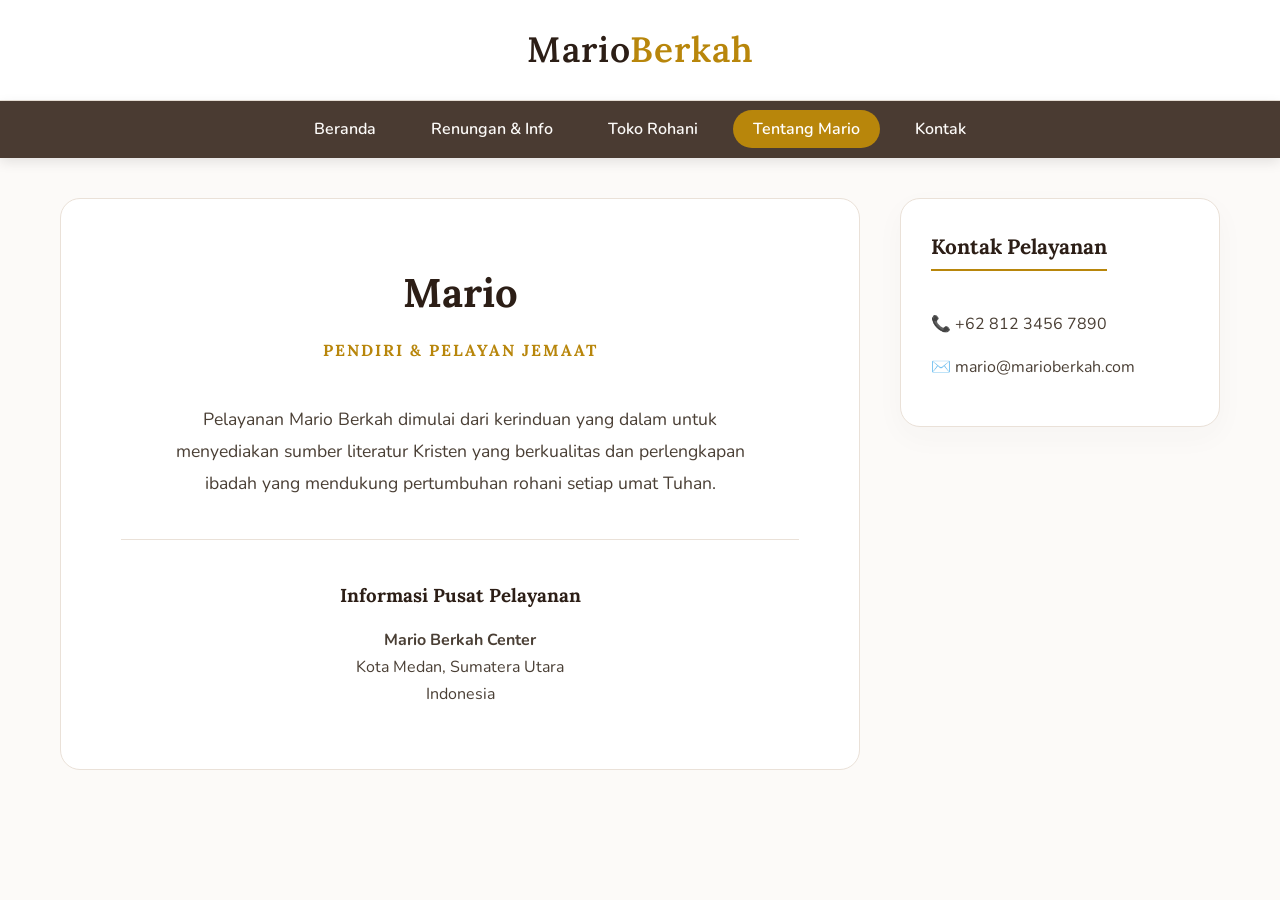
<file: about.html>
<!DOCTYPE html>
<html lang="id">
<head>
    <meta charset="UTF-8">
    <meta name="viewport" content="width=device-width, initial-scale=1.0">
    <title>Tentang Mario - Mario Berkah</title>
    <link rel="stylesheet" href="css/style.css">
</head>
<body>

    <header>
        <div class="brand">Mario<span>Berkah</span></div>
    </header>

    <nav>
        <ul>
            <li><a href="index.html">Beranda</a></li>
            <li><a href="info.html">Renungan & Info</a></li>
            <li><a href="toko.html">Toko Rohani</a></li>
            <li><a href="about.html" class="active">Tentang Mario</a></li>
            <li><a href="contact.html">Kontak</a></li>
        </ul>
    </nav>

    <div class="container">
        <main>
            <div class="form-box" style="text-align: center; padding: 60px;">
                <h2 style="font-size: 2.5rem; margin-bottom: 10px;">Mario</h2>
                <h4 style="color: #b8860b; margin-bottom: 40px; letter-spacing: 2px;">PENDIRI & PELAYAN JEMAAT</h4>
                
                <p style="font-size: 1.1rem; max-width: 600px; margin: 0 auto 30px; line-height: 1.8;">
                    Pelayanan Mario Berkah dimulai dari kerinduan yang dalam untuk menyediakan sumber literatur Kristen yang berkualitas dan perlengkapan ibadah yang mendukung pertumbuhan rohani setiap umat Tuhan.
                </p>

                <hr style="border: 0; border-top: 1px solid #eae1d8; margin: 40px 0;">

                <h3>Informasi Pusat Pelayanan</h3>
                <p style="margin-top: 15px;">
                    <strong>Mario Berkah Center</strong><br>
                    Kota Medan, Sumatera Utara<br>
                    Indonesia
                </p>
            </div>
        </main>

        <aside>
            <h3>Kontak Pelayanan</h3>
            <ul style="margin-top: 20px;">
                <li>📞 +62 812 3456 7890</li>
                <li>✉️ mario@marioberkah.com</li>
            </ul>
        </aside>
    </div>

</body>
</html>
</file>
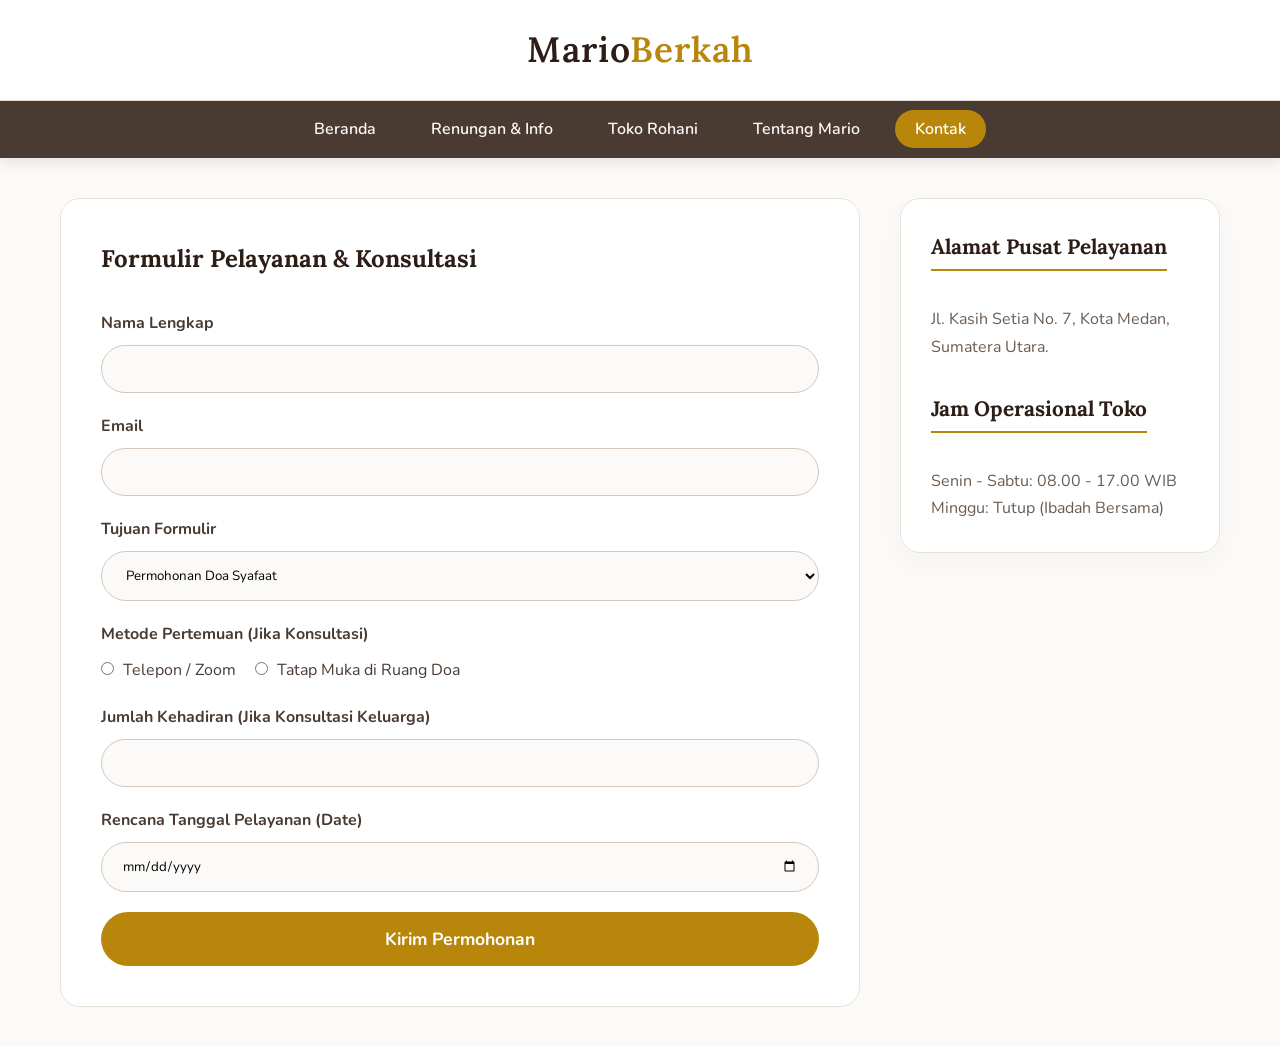
<file: contact.html>
<!DOCTYPE html>
<html lang="id">
<head>
    <meta charset="UTF-8">
    <meta name="viewport" content="width=device-width, initial-scale=1.0">
    <title>Kontak & Doa - Mario Berkah</title>
    <link rel="stylesheet" href="css/style.css">
</head>
<body>

    <header>
        <div class="brand">Mario<span>Berkah</span></div>
    </header>

    <nav>
        <ul>
            <li><a href="index.html">Beranda</a></li>
            <li><a href="info.html">Renungan & Info</a></li>
            <li><a href="toko.html">Toko Rohani</a></li>
            <li><a href="about.html">Tentang Mario</a></li>
            <li><a href="contact.html" class="active">Kontak</a></li>
        </ul>
    </nav>

    <div class="container">
        <main>
            <div class="form-box">
                <h2 style="margin-bottom: 30px;">Formulir Pelayanan & Konsultasi</h2>
                
                <form action="#" method="post">
                    <div class="input-group">
                        <label for="nama">Nama Lengkap</label>
                        <input type="text" id="nama" name="nama">
                    </div>

                    <div class="input-group">
                        <label for="email">Email</label>
                        <input type="email" id="email" name="email">
                    </div>

                    <div class="input-group">
                        <label>Tujuan Formulir</label>
                        <select id="tujuan" name="tujuan">
                            <option value="doa">Permohonan Doa Syafaat</option>
                            <option value="pesanan">Pertanyaan Pesanan Toko</option>
                        </select>
                    </div>

                    <div class="input-group">
                        <label>Metode Pertemuan (Jika Konsultasi)</label>
                        <input type="radio" id="layanan_online" name="layanan" value="online" style="margin-right: 5px;">
                        <label for="layanan_online" style="display: inline; font-weight: normal; margin-right: 15px;">Telepon / Zoom</label>
                        <input type="radio" id="layanan_offline" name="layanan" value="offline" style="margin-right: 5px;">
                        <label for="layanan_offline" style="display: inline; font-weight: normal;">Tatap Muka di Ruang Doa</label>
                    </div>

                    <div class="input-group">
                        <label for="jumlah">Jumlah Kehadiran (Jika Konsultasi Keluarga)</label>
                        <input type="number" id="jumlah" name="jumlah">
                    </div>

                    <div class="input-group">
                        <label for="tanggal">Rencana Tanggal Pelayanan (Date)</label>
                        <input type="date" id="tanggal" name="tanggal">
                    </div>

                    <button type="submit" class="btn-gold">Kirim Permohonan</button>
                </form>
            </div>
        </main>

        <aside>
            <h3>Alamat Pusat Pelayanan</h3>
            <p style="margin-top: 15px; color: #6b5c51;">Jl. Kasih Setia No. 7, Kota Medan, Sumatera Utara.</p>
            <h3 style="margin-top: 30px;">Jam Operasional Toko</h3>
            <p style="margin-top: 15px; color: #6b5c51;">Senin - Sabtu: 08.00 - 17.00 WIB<br>Minggu: Tutup (Ibadah Bersama)</p>
        </aside>
    </div>

</body>
</html>
</file>
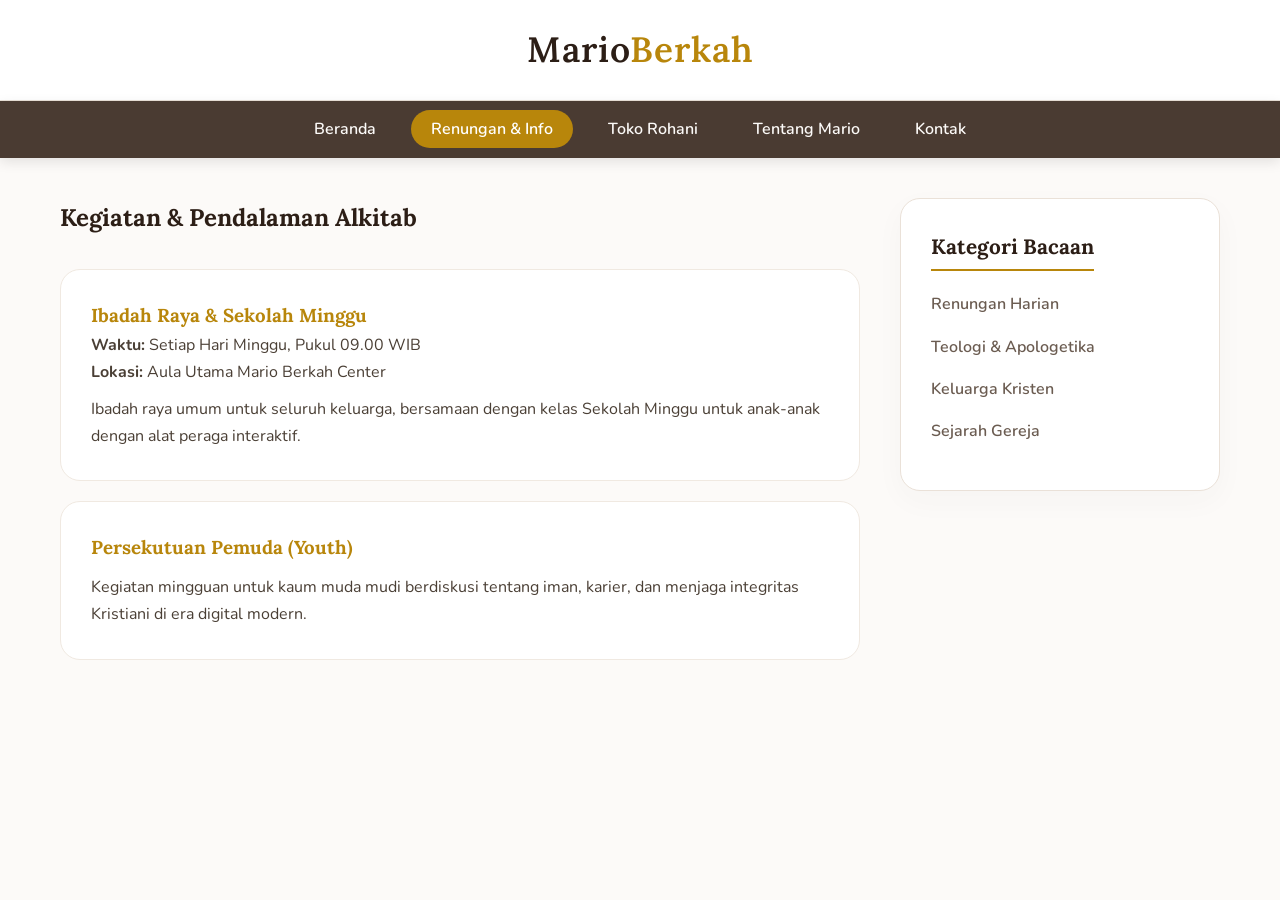
<file: info.html>
<!DOCTYPE html>
<html lang="id">
<head>
    <meta charset="UTF-8">
    <meta name="viewport" content="width=device-width, initial-scale=1.0">
    <title>Renungan & Info - Mario Berkah</title>
    <link rel="stylesheet" href="css/style.css">
</head>
<body>

    <header>
        <div class="brand">Mario<span>Berkah</span></div>
    </header>

    <nav>
        <ul>
            <li><a href="index.html">Beranda</a></li>
            <li><a href="info.html" class="active">Renungan & Info</a></li>
            <li><a href="toko.html">Toko Rohani</a></li>
            <li><a href="about.html">Tentang Mario</a></li>
            <li><a href="contact.html">Kontak</a></li>
        </ul>
    </nav>

    <div class="container">
        <main>
            <h2 style="margin-bottom: 30px;">Kegiatan & Pendalaman Alkitab</h2>
            
            <div class="item-card" style="text-align: left; margin-bottom: 20px;">
                <h3 style="color: #b8860b;">Ibadah Raya & Sekolah Minggu</h3>
                <p><strong>Waktu:</strong> Setiap Hari Minggu, Pukul 09.00 WIB<br><strong>Lokasi:</strong> Aula Utama Mario Berkah Center</p>
                <p style="margin-top: 10px;">Ibadah raya umum untuk seluruh keluarga, bersamaan dengan kelas Sekolah Minggu untuk anak-anak dengan alat peraga interaktif.</p>
            </div>

            <div class="item-card" style="text-align: left; margin-bottom: 20px;">
                <h3 style="color: #b8860b;">Persekutuan Pemuda (Youth)</h3>
                <p style="margin-top: 10px;">Kegiatan mingguan untuk kaum muda mudi berdiskusi tentang iman, karier, dan menjaga integritas Kristiani di era digital modern.</p>
            </div>
        </main>

        <aside>
            <h3>Kategori Bacaan</h3>
            <ul>
                <li><a href="#">Renungan Harian</a></li>
                <li><a href="#">Teologi & Apologetika</a></li>
                <li><a href="#">Keluarga Kristen</a></li>
                <li><a href="#">Sejarah Gereja</a></li>
            </ul>
        </aside>
    </div>

</body>
</html>
</file>
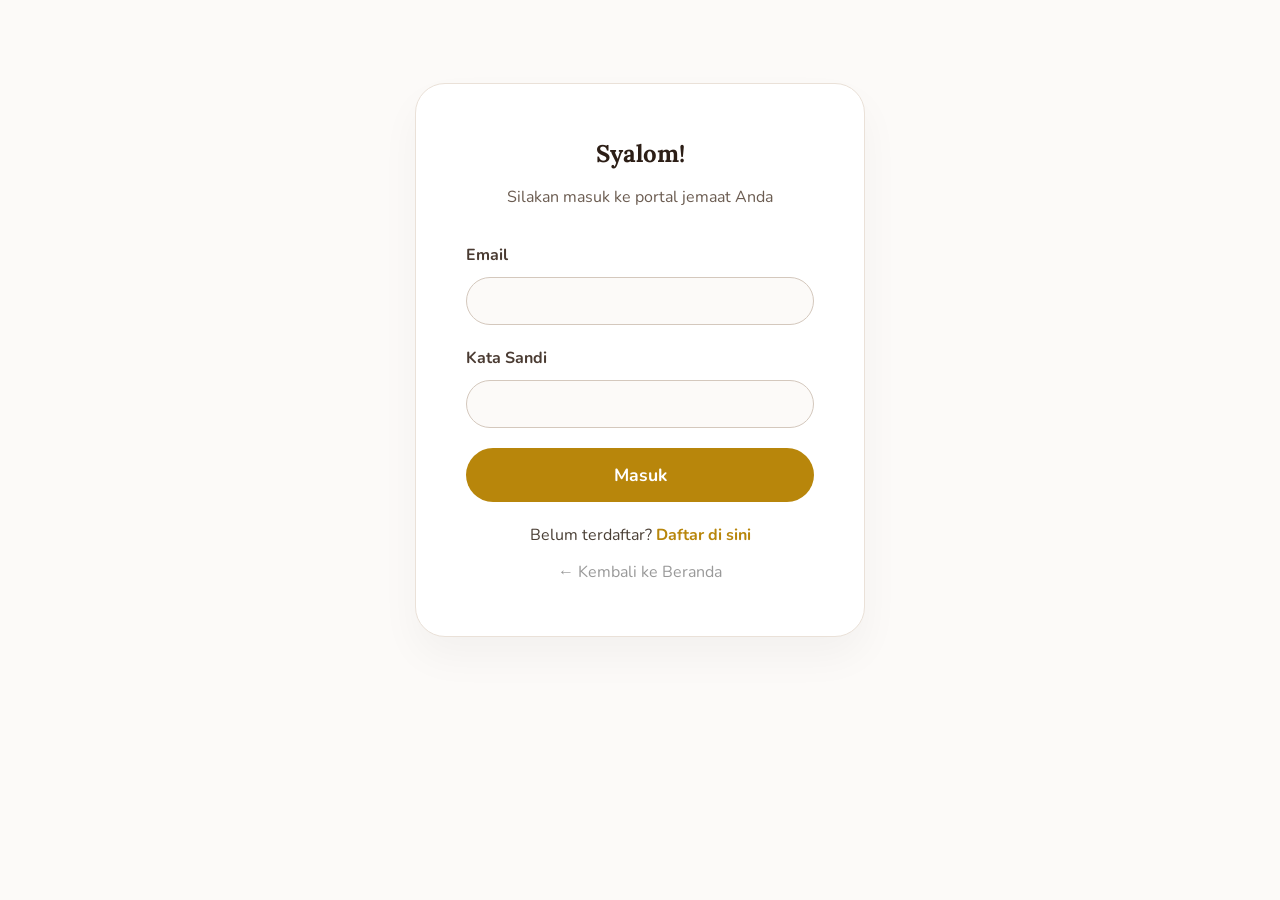
<file: login.html>
<!DOCTYPE html>
<html lang="id">
<head>
    <meta charset="UTF-8">
    <meta name="viewport" content="width=device-width, initial-scale=1.0">
    <title>Login - Mario Berkah</title>
    <link rel="stylesheet" href="css/style.css">
</head>
<body>

    <div class="auth-wrapper">
        <div class="auth-box">
            <h2 style="margin-bottom: 10px;">Syalom!</h2>
            <p style="margin-bottom: 30px; color: #6b5c51;">Silakan masuk ke portal jemaat Anda</p>
            
            <form action="#" method="post" style="text-align: left;">
                <div class="input-group">
                    <label for="email">Email</label>
                    <input type="email" id="email" name="email" required>
                </div>
                
                <div class="input-group">
                    <label for="password">Kata Sandi</label>
                    <input type="password" id="password" name="password" required>
                </div>
                
                <button type="submit" class="btn-gold">Masuk</button>
            </form>

            <p style="margin-top: 20px;">Belum terdaftar? <a href="register.html" style="color: #b8860b; font-weight: bold; text-decoration: none;">Daftar di sini</a></p>
            <p style="margin-top: 10px;"><a href="index.html" style="color: #999; text-decoration: none;">&larr; Kembali ke Beranda</a></p>
        </div>
    </div>

</body>
</html>
</file>
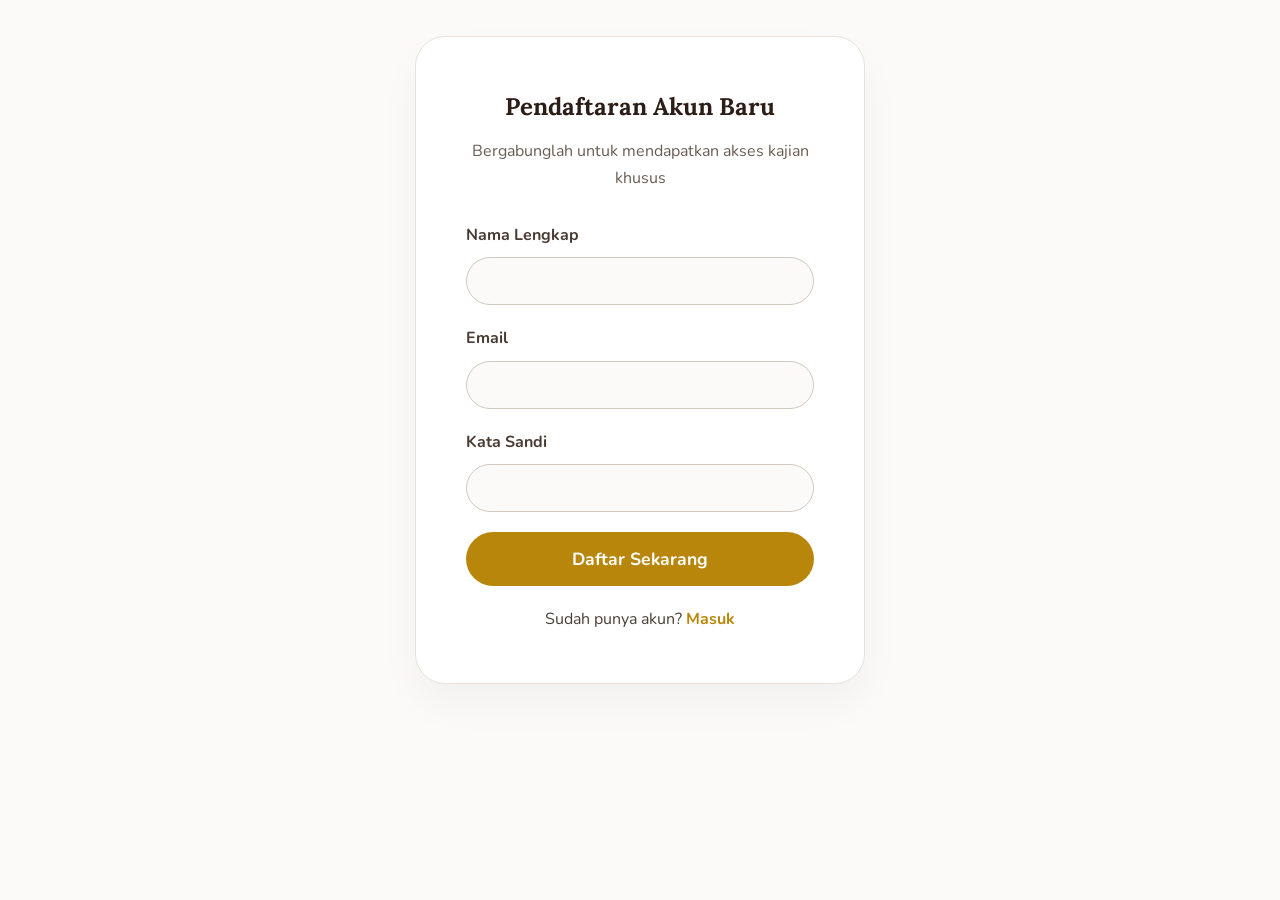
<file: register.html>
<!DOCTYPE html>
<html lang="id">
<head>
    <meta charset="UTF-8">
    <meta name="viewport" content="width=device-width, initial-scale=1.0">
    <title>Daftar - Mario Berkah</title>
    <link rel="stylesheet" href="css/style.css">
</head>
<body>

    <div class="auth-wrapper">
        <div class="auth-box">
            <h2 style="margin-bottom: 10px;">Pendaftaran Akun Baru</h2>
            <p style="margin-bottom: 30px; color: #6b5c51;">Bergabunglah untuk mendapatkan akses kajian khusus</p>
            
            <form action="#" method="post" style="text-align: left;">
                <div class="input-group">
                    <label for="nama">Nama Lengkap</label>
                    <input type="text" id="nama" name="nama" required>
                </div>

                <div class="input-group">
                    <label for="email">Email</label>
                    <input type="email" id="email" name="email" required>
                </div>
                
                <div class="input-group">
                    <label for="password">Kata Sandi</label>
                    <input type="password" id="password" name="password" required>
                </div>
                
                <button type="submit" class="btn-gold">Daftar Sekarang</button>
            </form>

            <p style="margin-top: 20px;">Sudah punya akun? <a href="login.html" style="color: #b8860b; font-weight: bold; text-decoration: none;">Masuk</a></p>
        </div>
    </div>

</body>
</html>
</file>
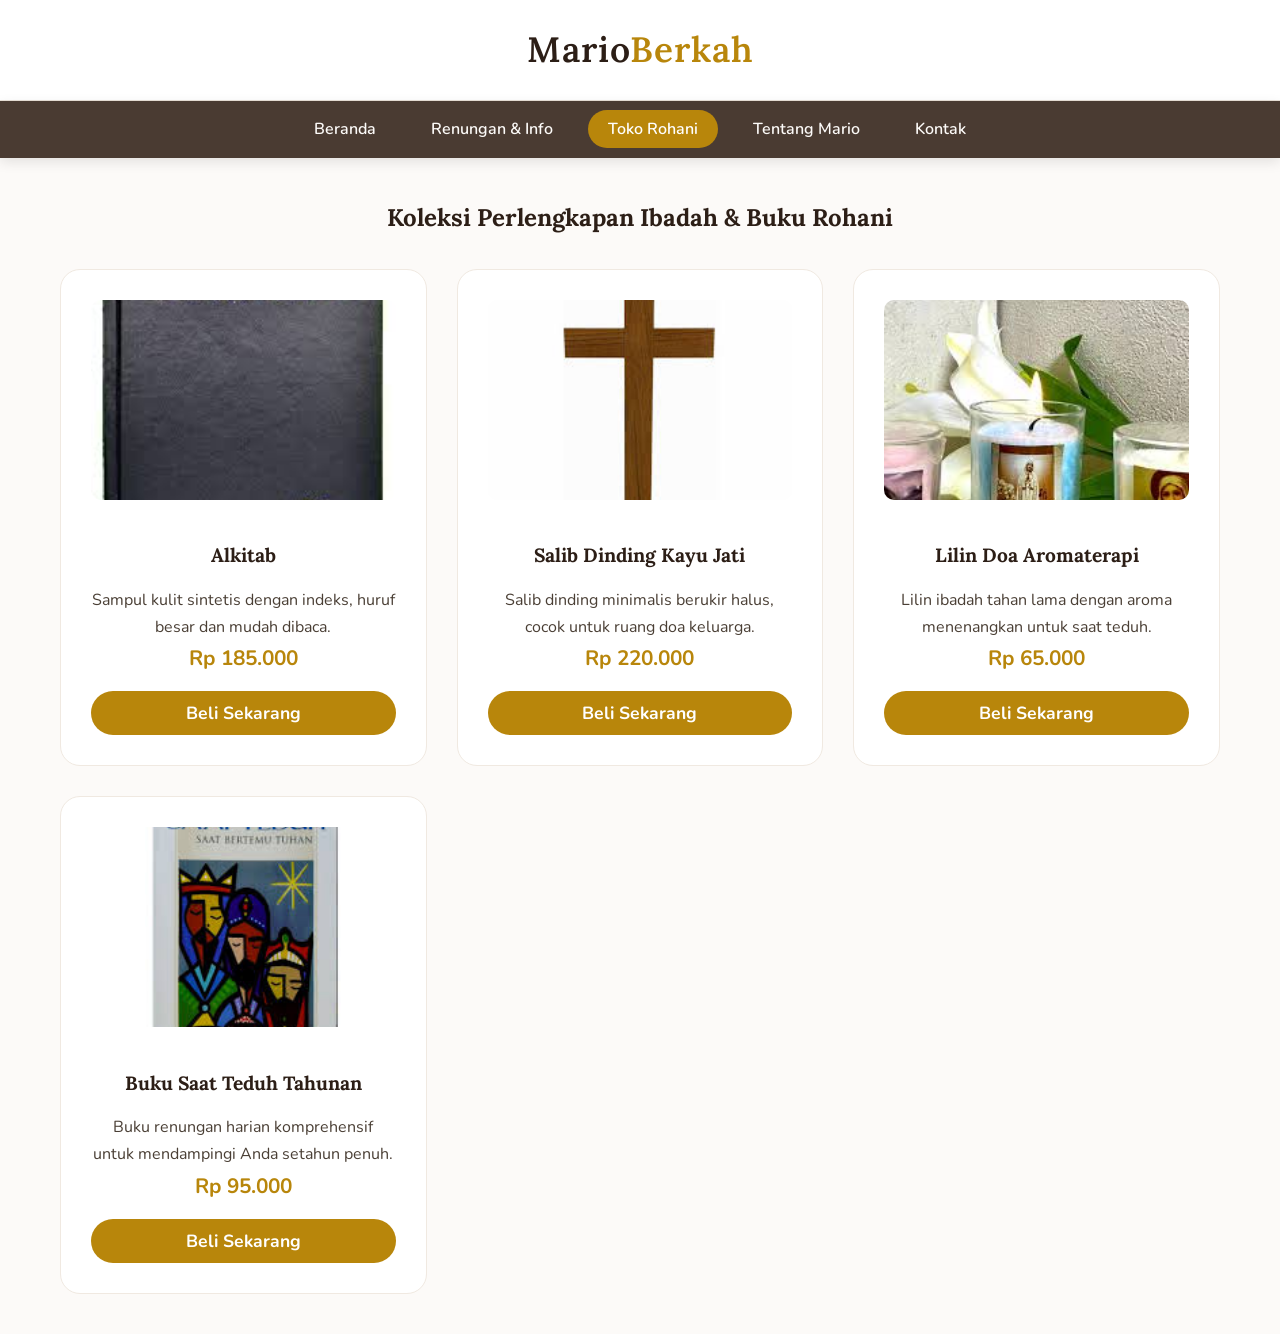
<file: toko.html>
<!DOCTYPE html>
<html lang="id">
<head>
    <meta charset="UTF-8">
    <meta name="viewport" content="width=device-width, initial-scale=1.0">
    <title>Toko Rohani - Mario Berkah</title>
    <link rel="stylesheet" href="css/style.css">
</head>
<body>

    <header>
        <div class="brand">Mario<span>Berkah</span></div>
    </header>

    <nav>
        <ul>
            <li><a href="index.html">Beranda</a></li>
            <li><a href="info.html">Renungan & Info</a></li>
            <li><a href="toko.html" class="active">Toko Rohani</a></li>
            <li><a href="about.html">Tentang Mario</a></li>
            <li><a href="contact.html">Kontak</a></li>
        </ul>
    </nav>

    <div class="container-full">
        <main>
            <h2 style="margin-bottom: 30px; text-align: center;">Koleksi Perlengkapan Ibadah & Buku Rohani</h2>

            <div class="item-grid">
                <div class="item-card">
                    <!-- GAMBAR PRODUK 1 -->
                    <img src="img/alkitab.jpg" alt="Alkitab Terjemahan Baru">
                    <h4>Alkitab</h4>
                    <p>Sampul kulit sintetis dengan indeks, huruf besar dan mudah dibaca.</p>
                    <p class="price-tag">Rp 185.000</p>
                    <button class="btn-gold" style="padding: 10px; margin-top: 15px;">Beli Sekarang</button>
                </div>

                <div class="item-card">
                    <!-- GAMBAR PRODUK 2 -->
                    <img src="img/salib.jpg" alt="Salib Dinding Kayu">
                    <h4>Salib Dinding Kayu Jati</h4>
                    <p>Salib dinding minimalis berukir halus, cocok untuk ruang doa keluarga.</p>
                    <p class="price-tag">Rp 220.000</p>
                    <button class="btn-gold" style="padding: 10px; margin-top: 15px;">Beli Sekarang</button>
                </div>

                <div class="item-card">
                    <!-- GAMBAR PRODUK 3 -->
                    <img src="img/lilin.jpg" alt="Lilin Doa Aromaterapi">
                    <h4>Lilin Doa Aromaterapi</h4>
                    <p>Lilin ibadah tahan lama dengan aroma menenangkan untuk saat teduh.</p>
                    <p class="price-tag">Rp 65.000</p>
                    <button class="btn-gold" style="padding: 10px; margin-top: 15px;">Beli Sekarang</button>
                </div>

                <div class="item-card">
                    <!-- GAMBAR PRODUK 4 -->
                    <img src="img/teduh.jpg" alt="Buku Saat Teduh">
                    <h4>Buku Saat Teduh Tahunan</h4>
                    <p>Buku renungan harian komprehensif untuk mendampingi Anda setahun penuh.</p>
                    <p class="price-tag">Rp 95.000</p>
                    <button class="btn-gold" style="padding: 10px; margin-top: 15px;">Beli Sekarang</button>
                </div>
            </div>
        </main>
    </div>

</body>
</html>
</file>
<file: css/style.css>
@import url('https://fonts.googleapis.com/css2?family=Lora:ital,wght@0,400;0,600;1,400&family=Nunito:wght@400;600;700&display=swap');

* {
    margin: 0;
    padding: 0;
    box-sizing: border-box;
}

body {
    font-family: 'Nunito', sans-serif;
    background-color: #fcfaf8;
    color: #4a3f35;
    line-height: 1.7;
}

h1, h2, h3, h4, h5, .brand {
    font-family: 'Lora', serif;
    color: #2c1e16;
}

header {
    background: #ffffff;
    padding: 20px 0;
    text-align: center;
    border-bottom: 1px solid #eae1d8;
}

.brand {
    font-size: 2.2rem;
    font-weight: 600;
    letter-spacing: 1px;
}

.brand span {
    color: #b8860b;
}

nav {
    background: #4a3b32;
    position: sticky;
    top: 0;
    z-index: 100;
    box-shadow: 0 4px 12px rgba(0,0,0,0.1);
}

nav ul {
    list-style: none;
    display: flex;
    justify-content: center;
    gap: 15px;
    padding: 15px 20px;
    max-width: 1200px;
    margin: 0 auto;
}

nav ul li a {
    text-decoration: none;
    color: #fcfaf8;
    font-weight: 600;
    padding: 8px 20px;
    border-radius: 25px;
    transition: all 0.3s ease;
}

nav ul li a:hover, nav ul li a.active {
    background: #b8860b;
    color: #ffffff;
}

/* MAIN GRID LAYOUT */
.container {
    display: grid;
    grid-template-columns: 2.5fr 1fr;
    gap: 40px;
    max-width: 1200px;
    margin: 40px auto;
    padding: 0 20px;
}

.container-full {
    display: block;
    max-width: 1200px;
    margin: 40px auto;
    padding: 0 20px;
}

main {
    background: transparent;
}

aside {
    background: #ffffff;
    border: 1px solid #eae1d8;
    border-radius: 20px;
    padding: 30px;
    height: fit-content;
    box-shadow: 0 10px 30px rgba(74, 59, 50, 0.03);
}

aside h3 {
    font-size: 1.3rem;
    margin-bottom: 20px;
    border-bottom: 2px solid #b8860b;
    display: inline-block;
    padding-bottom: 5px;
}

aside ul { list-style: none; }
aside ul li { margin-bottom: 15px; }
aside ul li a {
    text-decoration: none;
    color: #6b5c51;
    font-weight: 600;
    display: flex;
    align-items: center;
    transition: 0.2s;
}
aside ul li a:hover { color: #b8860b; transform: translateX(5px); }

/* KARTU (CARDS) */
.hero-banner {
    background: url('../img/banner-beranda.jpg') center/cover;
    border-radius: 20px;
    padding: 80px 40px;
    text-align: center;
    color: #fff;
    margin-bottom: 40px;
    position: relative;
    overflow: hidden;
}

.hero-banner::before {
    content: ''; position: absolute; top: 0; left: 0; width: 100%; height: 100%; background: rgba(44, 30, 22, 0.7); z-index: 1;
}

.hero-content { position: relative; z-index: 2; }
.hero-content h2 { color: #fff; font-size: 2.5rem; margin-bottom: 15px; }

.item-grid {
    display: grid;
    grid-template-columns: repeat(auto-fill, minmax(280px, 1fr));
    gap: 30px;
}

.item-card {
    background: #ffffff;
    border-radius: 20px;
    padding: 30px;
    text-align: center;
    border: 1px solid #f0e9e1;
    transition: all 0.3s ease;
}

.item-card:hover {
    border-color: #b8860b;
    box-shadow: 0 15px 35px rgba(184, 134, 11, 0.1);
    transform: translateY(-8px);
}

.item-card h4 { font-size: 1.2rem; margin: 15px 0; }
.price-tag { font-weight: 700; color: #b8860b; font-size: 1.3rem; }

.item-card img {
    width: 100%;
    height: 200px;
    object-fit: cover;
    border-radius: 10px;
    margin-bottom: 15px;
}

.form-box {
    background: #ffffff;
    padding: 40px;
    border-radius: 20px;
    border: 1px solid #eae1d8;
}

.input-group { margin-bottom: 20px; }
.input-group label { display: block; font-weight: 700; margin-bottom: 8px; color: #4a3b32; }

.input-group input[type="text"], .input-group input[type="email"], .input-group input[type="password"],
.input-group input[type="number"], .input-group input[type="date"],
.input-group select, .input-group textarea, .input-group input[type="file"] {
    width: 100%;
    padding: 14px 20px;
    border: 1px solid #d4c8bd;
    border-radius: 30px;
    font-family: 'Nunito', sans-serif;
    background: #fcfaf8;
    outline: none;
}

.input-group textarea { border-radius: 20px; }

.input-group input:focus, .input-group select:focus, .input-group textarea:focus {
    border-color: #b8860b;
    background: #fff;
}

.btn-gold {
    background: #b8860b;
    color: #fff;
    border: none;
    padding: 15px 30px;
    border-radius: 30px;
    font-size: 1.1rem;
    font-weight: 700;
    cursor: pointer;
    width: 100%;
    transition: 0.3s;
    font-family: 'Nunito', sans-serif;
}

.btn-gold:hover { background: #8a6508; }

.auth-wrapper {
    display: flex; justify-content: center; align-items: center; min-height: 80vh;
}
.auth-box {
    background: #fff; padding: 50px; border-radius: 30px; border: 1px solid #eae1d8; width: 100%; max-width: 450px; box-shadow: 0 20px 40px rgba(0,0,0,0.04); text-align: center;
}
</file>
